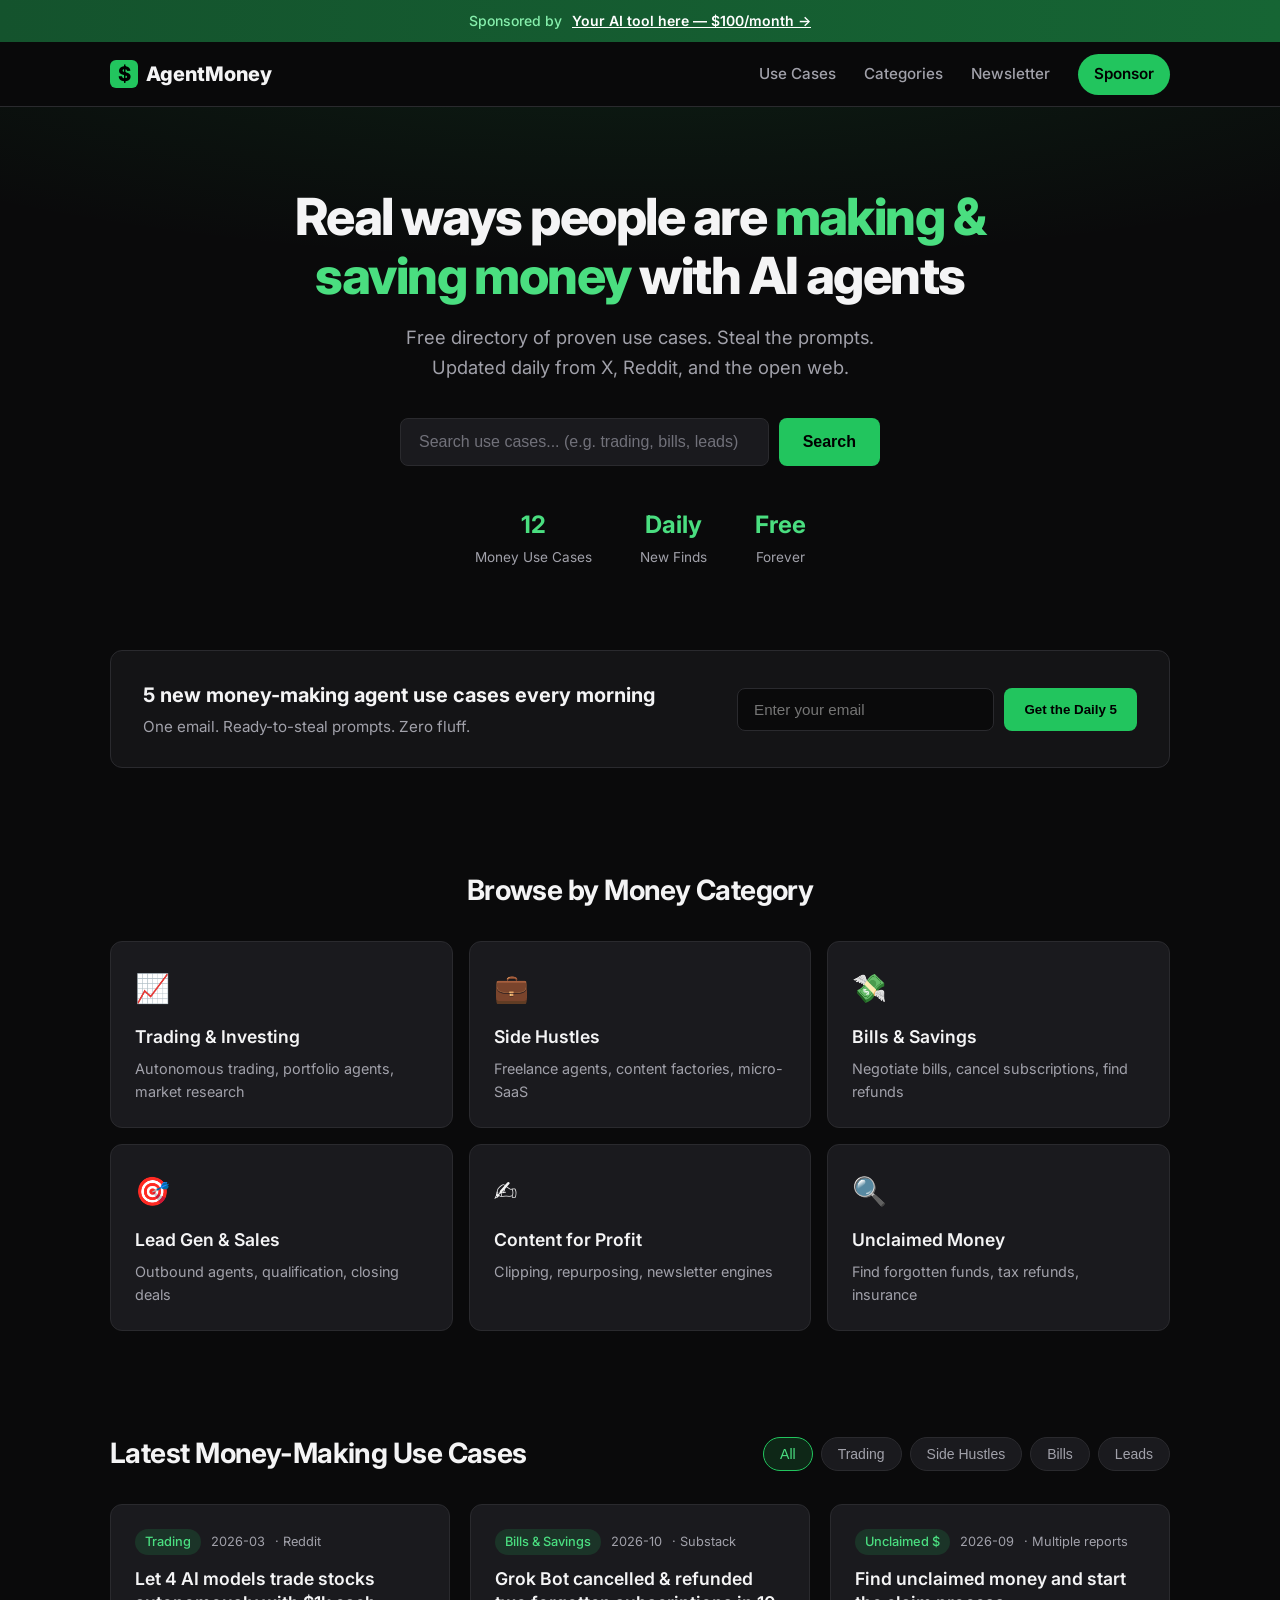
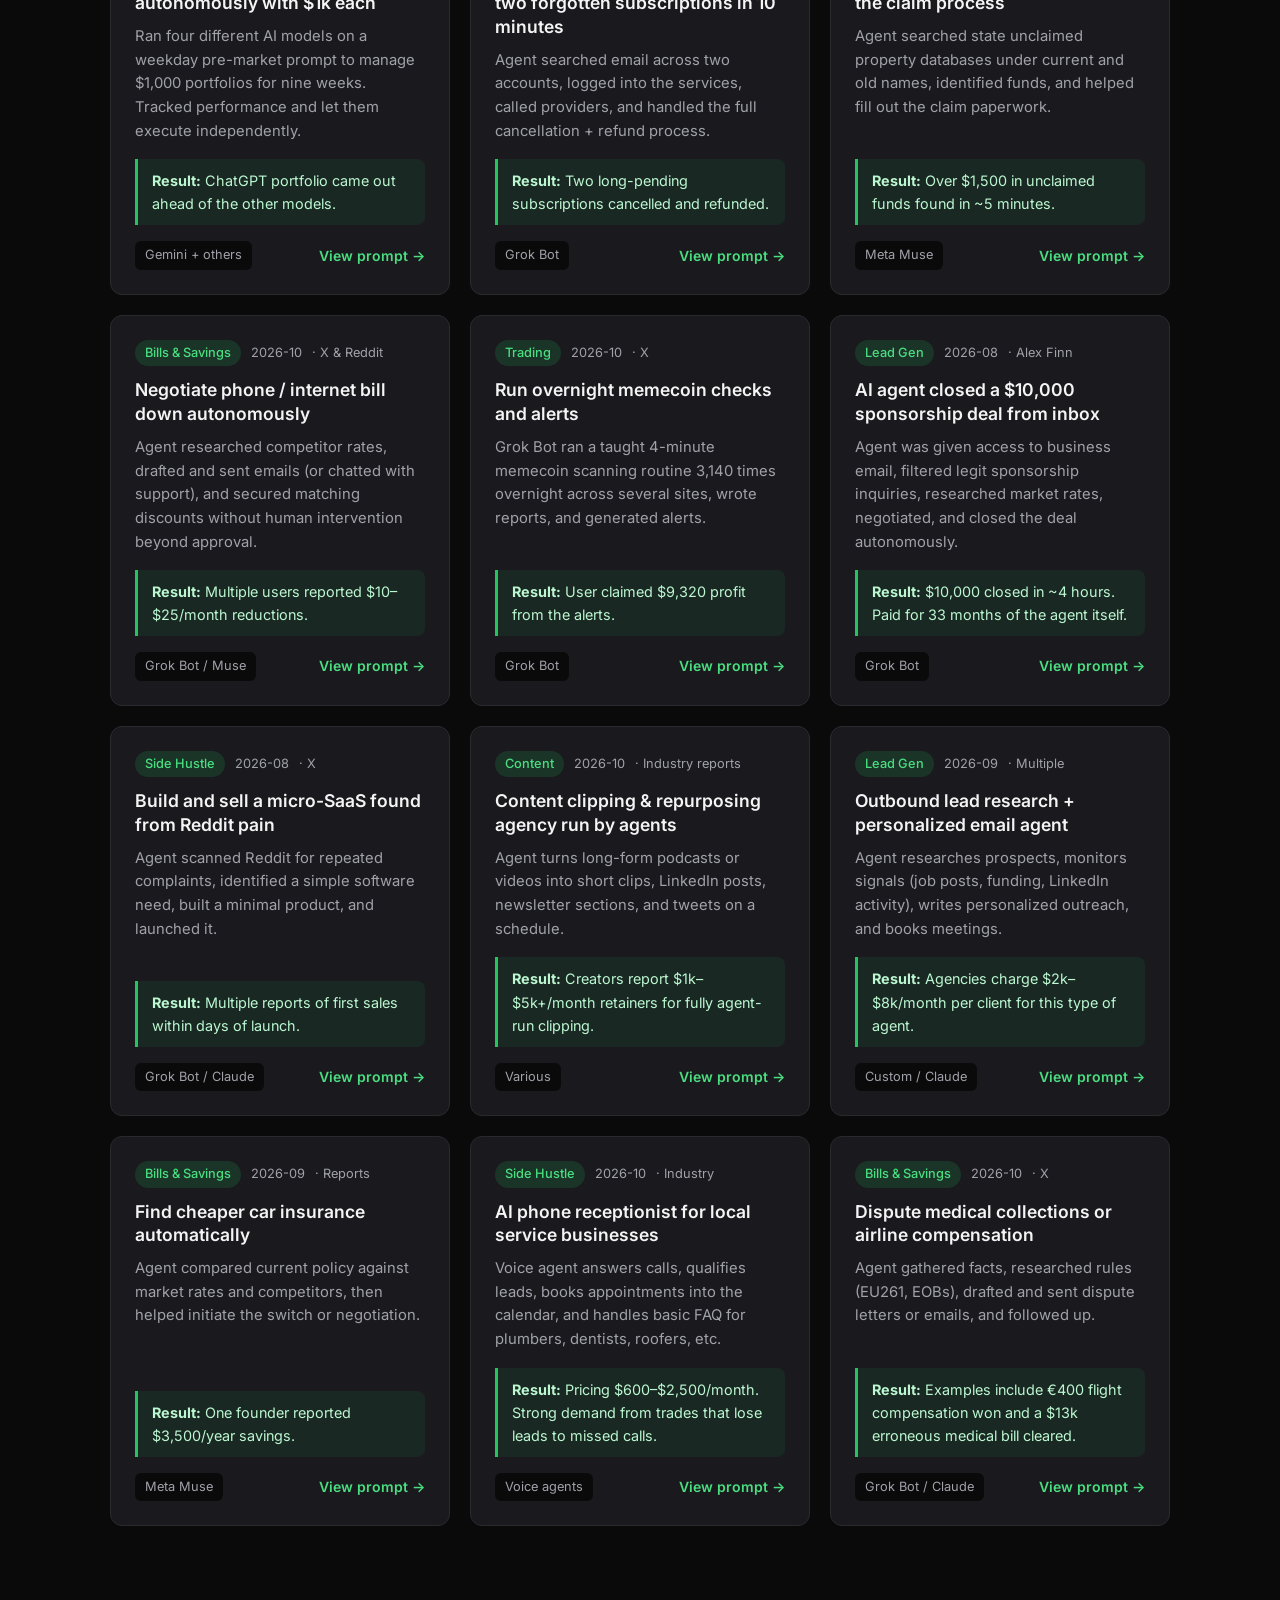
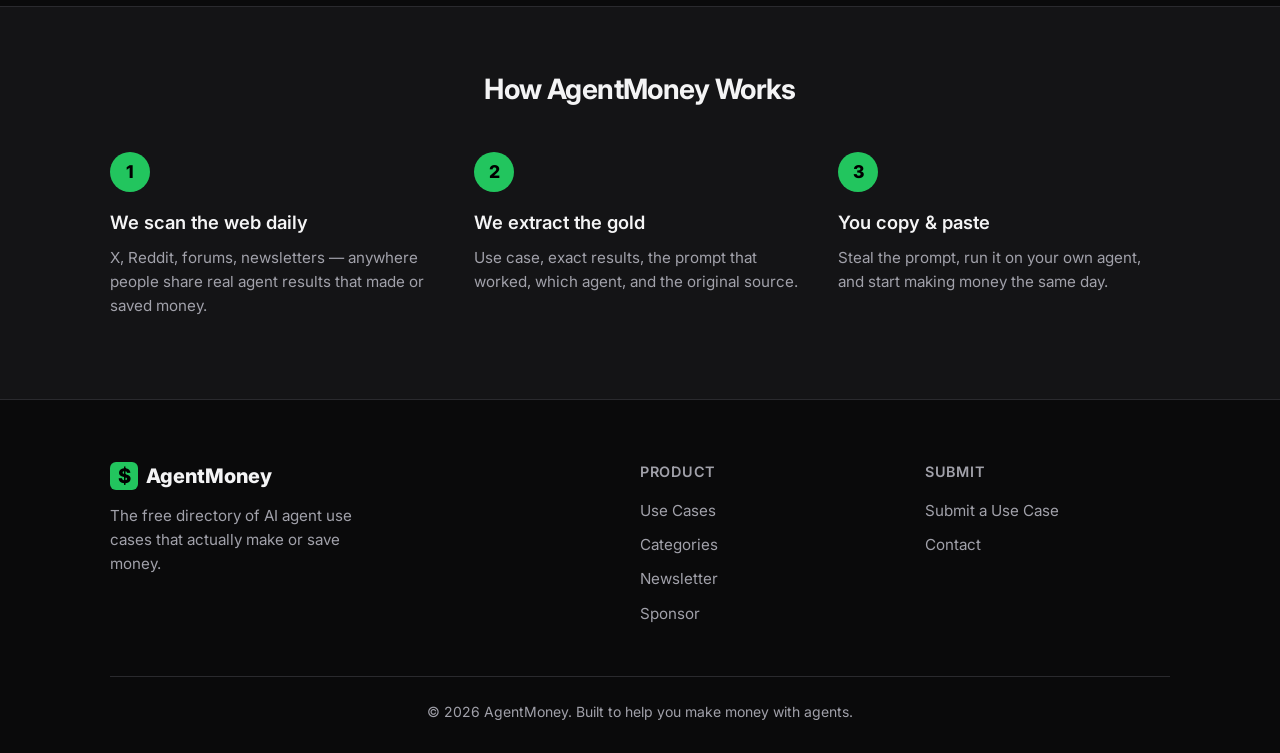
<file: index.html>
<!DOCTYPE html>
<html lang="en">
<head>
  <meta charset="UTF-8">
  <meta name="viewport" content="width=device-width, initial-scale=1.0">
  <title>AgentMoney — Real Ways People Make & Save Money with AI Agents</title>
  <meta name="description" content="The largest free directory of proven AI agent use cases that actually make or save money. Updated daily. Steal the prompts.">
  <meta name="keywords" content="AI agents, make money with AI, side hustle agents, agent use cases, AI money, autonomous agents">
  <link rel="canonical" href="https://agentmoney.ai/">
  <meta property="og:title" content="AgentMoney — Make Money with AI Agents">
  <meta property="og:description" content="Real use cases, real results, ready-to-steal prompts. Updated daily.">
  <meta property="og:type" content="website">
  <link rel="stylesheet" href="styles.css">
  <link rel="preconnect" href="https://fonts.googleapis.com">
  <link rel="preconnect" href="https://fonts.gstatic.com" crossorigin>
  <link href="https://fonts.googleapis.com/css2?family=Inter:wght@400;500;600;700;800&display=swap" rel="stylesheet">
</head>
<body>
  <!-- Sponsor Bar -->
  <div class="sponsor-bar" id="sponsor-bar">
    <div class="container sponsor-inner">
      <span class="sponsor-label">Sponsored by</span>
     <a href="/sponsor.html" class="sponsor-link">Your AI tool here — $100/month →</a> 
    </div>
  </div>

  <!-- Header -->
  <header class="header">
    <div class="container header-inner">
      <a href="/" class="logo">
        <span class="logo-icon">$</span>
        <span class="logo-text">AgentMoney</span>
      </a>
      <nav class="nav">
        <a href="#use-cases">Use Cases</a>
        <a href="#categories">Categories</a>
        <a href="/newsletter">Newsletter</a>
       <a href="/sponsor.html" class="btn-sponsor">Sponsor</a> 
      </nav>
      <button class="mobile-menu-btn" id="mobile-menu-btn" aria-label="Menu">☰</button>
    </div>
  </header>

  <!-- Hero -->
  <section class="hero">
    <div class="container">
      <div class="hero-content">
        <h1>Real ways people are <span class="highlight">making & saving money</span> with AI agents</h1>
        <p class="hero-sub">Free directory of proven use cases. Steal the prompts. Updated daily from X, Reddit, and the open web.</p>
        
        <div class="search-box">
          <input type="text" id="search-input" placeholder="Search use cases... (e.g. trading, bills, leads)" autocomplete="off">
          <button id="search-btn">Search</button>
        </div>

        <div class="hero-stats">
          <div class="stat">
            <span class="stat-num" id="total-cases">47</span>
            <span class="stat-label">Money Use Cases</span>
          </div>
          <div class="stat">
            <span class="stat-num">Daily</span>
            <span class="stat-label">New Finds</span>
          </div>
          <div class="stat">
            <span class="stat-num">Free</span>
            <span class="stat-label">Forever</span>
          </div>
        </div>
      </div>
    </div>
  </section>

  <!-- Newsletter CTA -->
  <section class="newsletter-cta">
    <div class="container">
      <div class="newsletter-box">
        <div class="newsletter-text">
          <h2>5 new money-making agent use cases every morning</h2>
          <p>One email. Ready-to-steal prompts. Zero fluff.</p>
        </div>
        <form class="newsletter-form" id="newsletter-form">
          <input type="email" placeholder="Enter your email" required>
          <button type="submit">Get the Daily 5</button>
        </form>
      </div>
    </div>
  </section>

  <!-- Categories -->
  <section class="categories" id="categories">
    <div class="container">
      <h2 class="section-title">Browse by Money Category</h2>
      <div class="category-grid">
        <a href="#trading" class="category-card">
          <span class="cat-icon">📈</span>
          <h3>Trading & Investing</h3>
          <p>Autonomous trading, portfolio agents, market research</p>
        </a>
        <a href="#side-hustles" class="category-card">
          <span class="cat-icon">💼</span>
          <h3>Side Hustles</h3>
          <p>Freelance agents, content factories, micro-SaaS</p>
        </a>
        <a href="#bills" class="category-card">
          <span class="cat-icon">💸</span>
          <h3>Bills & Savings</h3>
          <p>Negotiate bills, cancel subscriptions, find refunds</p>
        </a>
        <a href="#leads" class="category-card">
          <span class="cat-icon">🎯</span>
          <h3>Lead Gen & Sales</h3>
          <p>Outbound agents, qualification, closing deals</p>
        </a>
        <a href="#content" class="category-card">
          <span class="cat-icon">✍️</span>
          <h3>Content for Profit</h3>
          <p>Clipping, repurposing, newsletter engines</p>
        </a>
        <a href="#unclaimed" class="category-card">
          <span class="cat-icon">🔍</span>
          <h3>Unclaimed Money</h3>
          <p>Find forgotten funds, tax refunds, insurance</p>
        </a>
      </div>
    </div>
  </section>

  <!-- Use Cases -->
  <section class="use-cases" id="use-cases">
    <div class="container">
      <div class="section-header">
        <h2 class="section-title">Latest Money-Making Use Cases</h2>
        <div class="filters">
          <button class="filter-btn active" data-filter="all">All</button>
          <button class="filter-btn" data-filter="trading">Trading</button>
          <button class="filter-btn" data-filter="side-hustles">Side Hustles</button>
          <button class="filter-btn" data-filter="bills">Bills</button>
          <button class="filter-btn" data-filter="leads">Leads</button>
        </div>
      </div>

      <div class="use-case-grid" id="use-case-grid">
        <!-- Use cases will be injected by JS -->
      </div>
    </div>
  </section>

  <!-- How it works -->
  <section class="how-it-works">
    <div class="container">
      <h2 class="section-title">How AgentMoney Works</h2>
      <div class="steps">
        <div class="step">
          <div class="step-num">1</div>
          <h3>We scan the web daily</h3>
          <p>X, Reddit, forums, newsletters — anywhere people share real agent results that made or saved money.</p>
        </div>
        <div class="step">
          <div class="step-num">2</div>
          <h3>We extract the gold</h3>
          <p>Use case, exact results, the prompt that worked, which agent, and the original source.</p>
        </div>
        <div class="step">
          <div class="step-num">3</div>
          <h3>You copy & paste</h3>
          <p>Steal the prompt, run it on your own agent, and start making money the same day.</p>
        </div>
      </div>
    </div>
  </section>

  <!-- Footer -->
  <footer class="footer">
    <div class="container">
      <div class="footer-grid">
        <div class="footer-brand">
          <a href="/" class="logo">
            <span class="logo-icon">$</span>
            <span class="logo-text">AgentMoney</span>
          </a>
          <p>The free directory of AI agent use cases that actually make or save money.</p>
        </div>
        <div class="footer-links">
          <h4>Product</h4>
          <a href="#use-cases">Use Cases</a>
          <a href="#categories">Categories</a>
          <a href="/newsletter">Newsletter</a>
        <a href="/sponsor.html">Sponsor</a>  
        </div>
        <div class="footer-links">
          <h4>Submit</h4>
          <a href="/submit">Submit a Use Case</a>
          <a href="mailto:hello@agentmoney.ai">Contact</a>
        </div>
      </div>
      <div class="footer-bottom">
        <p>© 2026 AgentMoney. Built to help you make money with agents.</p>
      </div>
    </div>
  </footer>

  <script src="data.js"></script>
  <script src="app.js"></script>
</body>
</html>
</file>
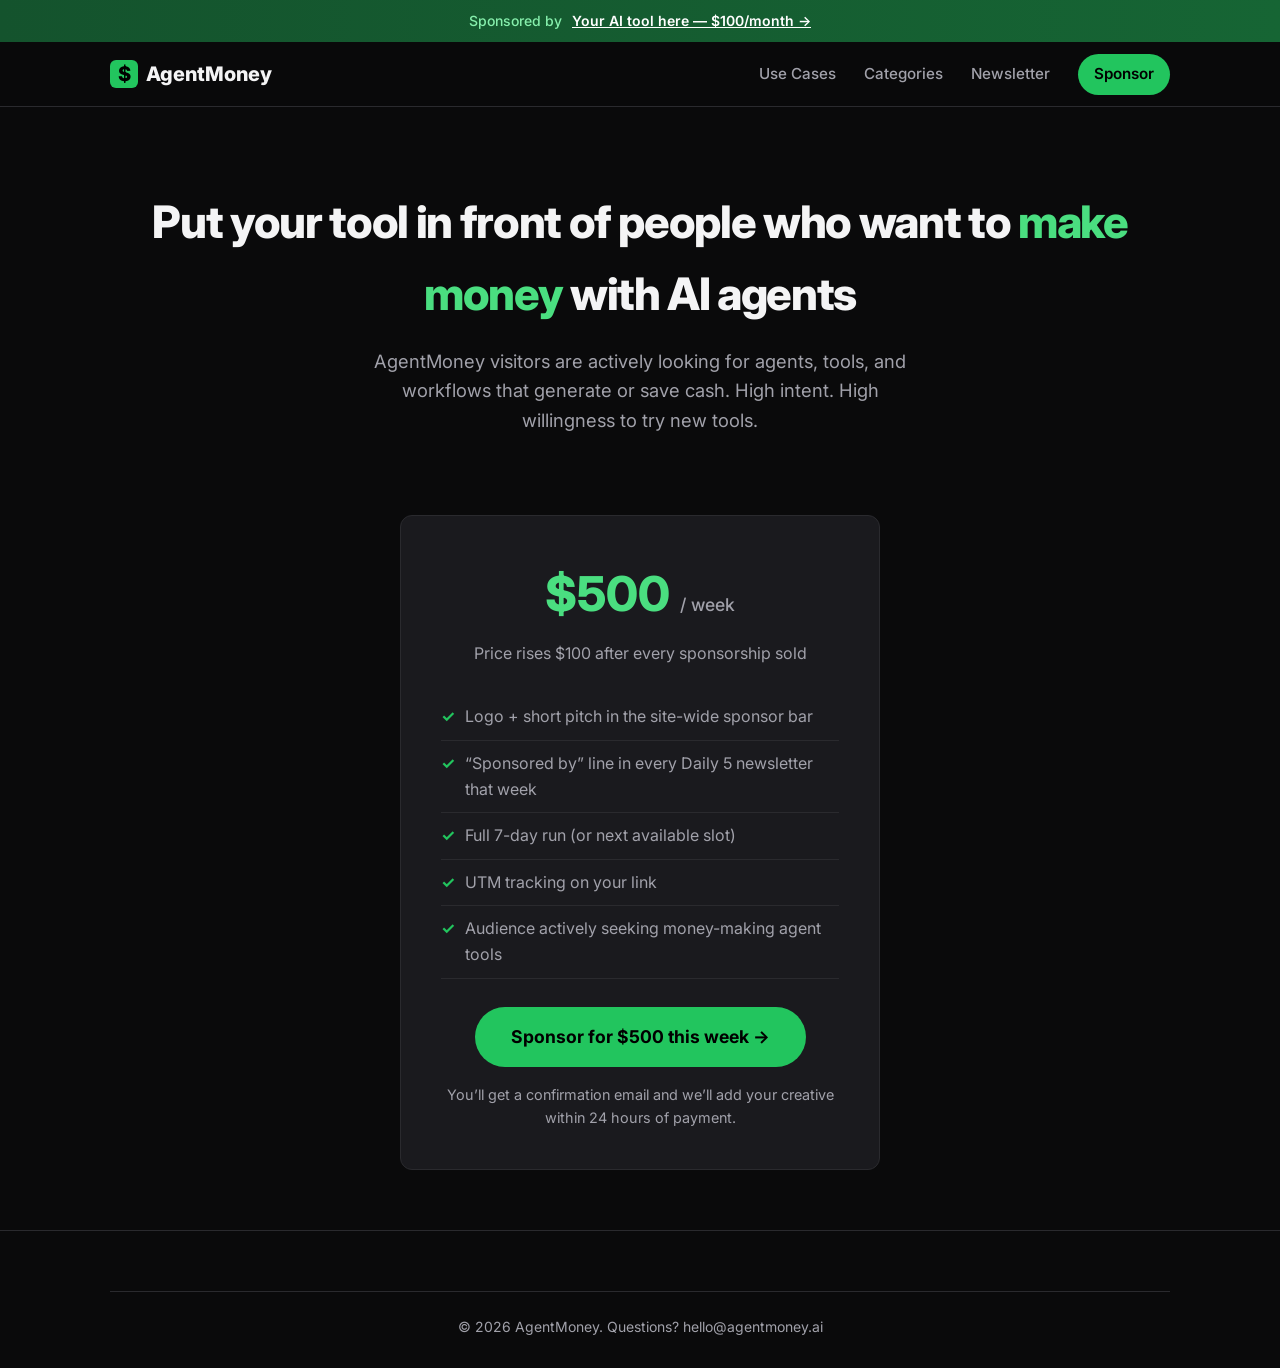
<file: sponsor.html>
<!DOCTYPE html>
<html lang="en">
<head>
  <meta charset="UTF-8">
  <meta name="viewport" content="width=device-width, initial-scale=1.0">
  <title>Sponsor AgentMoney — Reach people who want to make money with AI agents</title>
  <meta name="description" content="Sponsor the AgentMoney directory and newsletter. High-intent audience actively looking for AI agent tools that make money.">
  <link rel="stylesheet" href="styles.css">
  <link href="https://fonts.googleapis.com/css2?family=Inter:wght@400;500;600;700;800&display=swap" rel="stylesheet">
  <style>
    .sponsor-hero { padding: 80px 0 40px; text-align: center; }
    .sponsor-hero h1 { font-size: clamp(2rem, 4vw, 2.8rem); font-weight: 800; margin-bottom: 16px; letter-spacing: -0.03em; }
    .sponsor-hero p { color: var(--text-muted); font-size: 1.15rem; max-width: 560px; margin: 0 auto 40px; }
    .pricing-card {
      background: var(--bg-card);
      border: 1px solid var(--border);
      border-radius: var(--radius);
      padding: 40px;
      max-width: 480px;
      margin: 0 auto 60px;
      text-align: center;
    }
    .price { font-size: 3rem; font-weight: 800; color: var(--highlight); margin-bottom: 8px; }
    .price span { font-size: 1.1rem; font-weight: 500; color: var(--text-muted); }
    .pricing-card ul { list-style: none; text-align: left; margin: 28px 0; }
    .pricing-card li { padding: 10px 0; border-bottom: 1px solid var(--border); color: var(--text-muted); display: flex; gap: 10px; }
    .pricing-card li::before { content: "✓"; color: var(--accent); font-weight: 700; }
    .cta-btn {
      display: inline-block;
      background: var(--accent);
      color: #000;
      font-weight: 700;
      font-size: 1.1rem;
      padding: 16px 36px;
      border-radius: 999px;
      transition: background 0.15s;
    }
    .cta-btn:hover { background: var(--accent-hover); }
    .note { font-size: 0.9rem; color: var(--text-muted); margin-top: 16px; }
  </style>
</head>
<body>
  <div class="sponsor-bar">
    <div class="container sponsor-inner">
      <span class="sponsor-label">Sponsored by</span>
     <a href="/sponsor.html" class="sponsor-link">Your AI tool here — $100/month →</a> 
    </div>
  </div>

  <header class="header">
    <div class="container header-inner">
      <a href="/" class="logo">
        <span class="logo-icon">$</span>
        <span class="logo-text">AgentMoney</span>
      </a>
      <nav class="nav">
        <a href="/">Use Cases</a>
        <a href="/#categories">Categories</a>
        <a href="/newsletter">Newsletter</a>
       <a href="/sponsor.html" class="btn-sponsor">Sponsor</a> 
      </nav>
    </div>
  </header>

  <section class="sponsor-hero">
    <div class="container">
      <h1>Put your tool in front of people who want to <span class="highlight">make money</span> with AI agents</h1>
      <p>AgentMoney visitors are actively looking for agents, tools, and workflows that generate or save cash. High intent. High willingness to try new tools.</p>
    </div>
  </section>

  <section>
    <div class="container">
      <div class="pricing-card">
        <div class="price">$500 <span>/ week</span></div>
        <p style="color: var(--text-muted); margin-bottom: 8px;">Price rises $100 after every sponsorship sold</p>
        
        <ul>
          <li>Logo + short pitch in the site-wide sponsor bar</li>
          <li>“Sponsored by” line in every Daily 5 newsletter that week</li>
          <li>Full 7-day run (or next available slot)</li>
          <li>UTM tracking on your link</li>
          <li>Audience actively seeking money-making agent tools</li>
        </ul>

       <a href="https://buy.stripe.com/dRmbJ18TN7Ib6O181D1VK00" class="cta-btn" id="stripe-link"> 
          Sponsor for $500 this week →
        </a>
        <p class="note">You’ll get a confirmation email and we’ll add your creative within 24 hours of payment.</p>
      </div>
    </div>
  </section>

  <footer class="footer">
    <div class="container">
      <div class="footer-bottom">
        <p>© 2026 AgentMoney. Questions? hello@agentmoney.ai</p>
      </div>
    </div>
  </footer>
</body>
</html>
</file>
<file: styles.css>
/* Reset & Base */
*, *::before, *::after { box-sizing: border-box; margin: 0; padding: 0; }
:root {
  --bg: #0a0a0b;
  --bg-elevated: #141416;
  --bg-card: #1a1a1e;
  --border: #2a2a2e;
  --text: #f4f4f5;
  --text-muted: #a1a1aa;
  --accent: #22c55e;
  --accent-hover: #16a34a;
  --accent-dim: rgba(34, 197, 94, 0.15);
  --highlight: #4ade80;
  --radius: 12px;
  --radius-sm: 8px;
  --font: 'Inter', system-ui, -apple-system, sans-serif;
}
html { scroll-behavior: smooth; }
body {
  font-family: var(--font);
  background: var(--bg);
  color: var(--text);
  line-height: 1.6;
  min-height: 100vh;
}
a { color: inherit; text-decoration: none; }
img { max-width: 100%; display: block; }
.container { max-width: 1100px; margin: 0 auto; padding: 0 20px; }

/* Sponsor Bar */
.sponsor-bar {
  background: linear-gradient(90deg, #14532d, #166534);
  padding: 10px 0;
  font-size: 14px;
  text-align: center;
}
.sponsor-inner { display: flex; align-items: center; justify-content: center; gap: 10px; flex-wrap: wrap; }
.sponsor-label { color: #86efac; font-weight: 500; }
.sponsor-link { color: #fff; font-weight: 600; text-decoration: underline; }
.sponsor-link:hover { color: #bbf7d0; }

/* Header */
.header {
  position: sticky; top: 0; z-index: 100;
  background: rgba(10, 10, 11, 0.85);
  backdrop-filter: blur(12px);
  border-bottom: 1px solid var(--border);
}
.header-inner {
  display: flex; align-items: center; justify-content: space-between;
  height: 64px;
}
.logo {
  display: flex; align-items: center; gap: 8px;
  font-weight: 800; font-size: 1.25rem;
}
.logo-icon {
  background: var(--accent);
  color: #000;
  width: 28px; height: 28px;
  border-radius: 6px;
  display: flex; align-items: center; justify-content: center;
  font-weight: 800;
}
.nav { display: flex; align-items: center; gap: 28px; }
.nav a { color: var(--text-muted); font-weight: 500; font-size: 0.95rem; transition: color 0.15s; }
.nav a:hover { color: var(--text); }
.btn-sponsor {
  background: var(--accent) !important;
  color: #000 !important;
  padding: 8px 16px;
  border-radius: 999px;
  font-weight: 600 !important;
}
.btn-sponsor:hover { background: var(--accent-hover) !important; }
.mobile-menu-btn { display: none; background: none; border: none; color: var(--text); font-size: 1.5rem; cursor: pointer; }

/* Hero */
.hero {
  padding: 80px 0 60px;
  background: radial-gradient(ellipse 80% 50% at 50% -20%, rgba(34, 197, 94, 0.12), transparent);
}
.hero-content { text-align: center; max-width: 720px; margin: 0 auto; }
.hero h1 {
  font-size: clamp(2.1rem, 5vw, 3.2rem);
  font-weight: 800;
  line-height: 1.15;
  letter-spacing: -0.03em;
  margin-bottom: 18px;
}
.highlight { color: var(--highlight); }
.hero-sub {
  font-size: 1.15rem;
  color: var(--text-muted);
  margin-bottom: 36px;
  max-width: 540px;
  margin-left: auto;
  margin-right: auto;
}
.search-box {
  display: flex; gap: 10px;
  max-width: 480px;
  margin: 0 auto 40px;
}
.search-box input {
  flex: 1;
  background: var(--bg-card);
  border: 1px solid var(--border);
  border-radius: var(--radius-sm);
  padding: 14px 18px;
  color: var(--text);
  font-size: 1rem;
  outline: none;
  transition: border-color 0.15s;
}
.search-box input:focus { border-color: var(--accent); }
.search-box input::placeholder { color: #71717a; }
.search-box button {
  background: var(--accent);
  color: #000;
  border: none;
  border-radius: var(--radius-sm);
  padding: 0 24px;
  font-weight: 600;
  font-size: 1rem;
  cursor: pointer;
  transition: background 0.15s;
}
.search-box button:hover { background: var(--accent-hover); }
.hero-stats {
  display: flex; justify-content: center; gap: 48px; flex-wrap: wrap;
}
.stat { text-align: center; }
.stat-num { display: block; font-size: 1.5rem; font-weight: 700; color: var(--highlight); }
.stat-label { font-size: 0.85rem; color: var(--text-muted); }

/* Newsletter CTA */
.newsletter-cta { padding: 20px 0 60px; }
.newsletter-box {
  background: var(--bg-elevated);
  border: 1px solid var(--border);
  border-radius: var(--radius);
  padding: 28px 32px;
  display: flex;
  align-items: center;
  justify-content: space-between;
  gap: 24px;
  flex-wrap: wrap;
}
.newsletter-text h2 { font-size: 1.25rem; font-weight: 700; margin-bottom: 4px; }
.newsletter-text p { color: var(--text-muted); font-size: 0.95rem; }
.newsletter-form { display: flex; gap: 10px; flex: 1; max-width: 400px; }
.newsletter-form input {
  flex: 1;
  background: var(--bg);
  border: 1px solid var(--border);
  border-radius: var(--radius-sm);
  padding: 12px 16px;
  color: var(--text);
  font-size: 0.95rem;
  outline: none;
}
.newsletter-form input:focus { border-color: var(--accent); }
.newsletter-form button {
  background: var(--accent);
  color: #000;
  border: none;
  border-radius: var(--radius-sm);
  padding: 0 20px;
  font-weight: 600;
  cursor: pointer;
  white-space: nowrap;
}
.newsletter-form button:hover { background: var(--accent-hover); }

/* Categories */
.categories { padding: 40px 0 60px; }
.section-title {
  font-size: 1.75rem;
  font-weight: 700;
  letter-spacing: -0.02em;
  margin-bottom: 28px;
  text-align: center;
}
.category-grid {
  display: grid;
  grid-template-columns: repeat(auto-fit, minmax(280px, 1fr));
  gap: 16px;
}
.category-card {
  background: var(--bg-card);
  border: 1px solid var(--border);
  border-radius: var(--radius);
  padding: 24px;
  transition: border-color 0.15s, transform 0.15s;
}
.category-card:hover {
  border-color: var(--accent);
  transform: translateY(-2px);
}
.cat-icon { font-size: 1.75rem; display: block; margin-bottom: 12px; }
.category-card h3 { font-size: 1.1rem; font-weight: 600; margin-bottom: 6px; }
.category-card p { color: var(--text-muted); font-size: 0.9rem; }

/* Use Cases */
.use-cases { padding: 40px 0 80px; }
.section-header {
  display: flex;
  align-items: center;
  justify-content: space-between;
  flex-wrap: wrap;
  gap: 16px;
  margin-bottom: 28px;
}
.section-header .section-title { margin-bottom: 0; text-align: left; }
.filters { display: flex; gap: 8px; flex-wrap: wrap; }
.filter-btn {
  background: var(--bg-card);
  border: 1px solid var(--border);
  color: var(--text-muted);
  padding: 8px 16px;
  border-radius: 999px;
  font-size: 0.875rem;
  font-weight: 500;
  cursor: pointer;
  transition: all 0.15s;
}
.filter-btn:hover, .filter-btn.active {
  background: var(--accent-dim);
  border-color: var(--accent);
  color: var(--highlight);
}
.use-case-grid {
  display: grid;
  grid-template-columns: repeat(auto-fill, minmax(320px, 1fr));
  gap: 20px;
}
.use-case-card {
  background: var(--bg-card);
  border: 1px solid var(--border);
  border-radius: var(--radius);
  padding: 24px;
  display: flex;
  flex-direction: column;
  transition: border-color 0.15s;
}
.use-case-card:hover { border-color: #3f3f46; }
.use-case-meta {
  display: flex;
  align-items: center;
  gap: 10px;
  margin-bottom: 12px;
  font-size: 0.8rem;
  color: var(--text-muted);
}
.use-case-tag {
  background: var(--accent-dim);
  color: var(--highlight);
  padding: 3px 10px;
  border-radius: 999px;
  font-weight: 500;
}
.use-case-card h3 {
  font-size: 1.1rem;
  font-weight: 600;
  margin-bottom: 10px;
  line-height: 1.35;
}
.use-case-card p {
  color: var(--text-muted);
  font-size: 0.925rem;
  margin-bottom: 16px;
  flex: 1;
}
.use-case-result {
  background: rgba(34, 197, 94, 0.08);
  border-left: 3px solid var(--accent);
  padding: 10px 14px;
  border-radius: 0 var(--radius-sm) var(--radius-sm) 0;
  font-size: 0.9rem;
  margin-bottom: 16px;
  color: #bbf7d0;
}
.use-case-footer {
  display: flex;
  align-items: center;
  justify-content: space-between;
  gap: 12px;
  margin-top: auto;
}
.agent-badge {
  font-size: 0.8rem;
  color: var(--text-muted);
  background: var(--bg);
  padding: 4px 10px;
  border-radius: 6px;
}
.view-prompt {
  font-size: 0.875rem;
  font-weight: 600;
  color: var(--highlight);
}
.view-prompt:hover { text-decoration: underline; }

/* How it works */
.how-it-works {
  padding: 60px 0 80px;
  background: var(--bg-elevated);
  border-top: 1px solid var(--border);
}
.steps {
  display: grid;
  grid-template-columns: repeat(auto-fit, minmax(260px, 1fr));
  gap: 32px;
  margin-top: 40px;
}
.step-num {
  width: 40px; height: 40px;
  background: var(--accent);
  color: #000;
  border-radius: 50%;
  display: flex; align-items: center; justify-content: center;
  font-weight: 800;
  font-size: 1.1rem;
  margin-bottom: 16px;
}
.step h3 { font-size: 1.15rem; font-weight: 600; margin-bottom: 8px; }
.step p { color: var(--text-muted); font-size: 0.95rem; }

/* Footer */
.footer {
  padding: 60px 0 30px;
  border-top: 1px solid var(--border);
}
.footer-grid {
  display: grid;
  grid-template-columns: 2fr 1fr 1fr;
  gap: 40px;
  margin-bottom: 40px;
}
.footer-brand p { color: var(--text-muted); margin-top: 12px; font-size: 0.95rem; max-width: 280px; }
.footer-links h4 { font-size: 0.9rem; font-weight: 600; margin-bottom: 16px; color: var(--text-muted); text-transform: uppercase; letter-spacing: 0.05em; }
.footer-links a { display: block; color: var(--text-muted); margin-bottom: 10px; font-size: 0.95rem; }
.footer-links a:hover { color: var(--text); }
.footer-bottom {
  border-top: 1px solid var(--border);
  padding-top: 24px;
  text-align: center;
  color: var(--text-muted);
  font-size: 0.875rem;
}

/* Responsive */
@media (max-width: 768px) {
  .nav { display: none; }
  .mobile-menu-btn { display: block; }
  .hero { padding: 50px 0 40px; }
  .newsletter-box { flex-direction: column; align-items: stretch; }
  .newsletter-form { max-width: none; }
  .section-header { flex-direction: column; align-items: flex-start; }
  .footer-grid { grid-template-columns: 1fr; gap: 32px; }
  .hero-stats { gap: 28px; }
}
</file>
